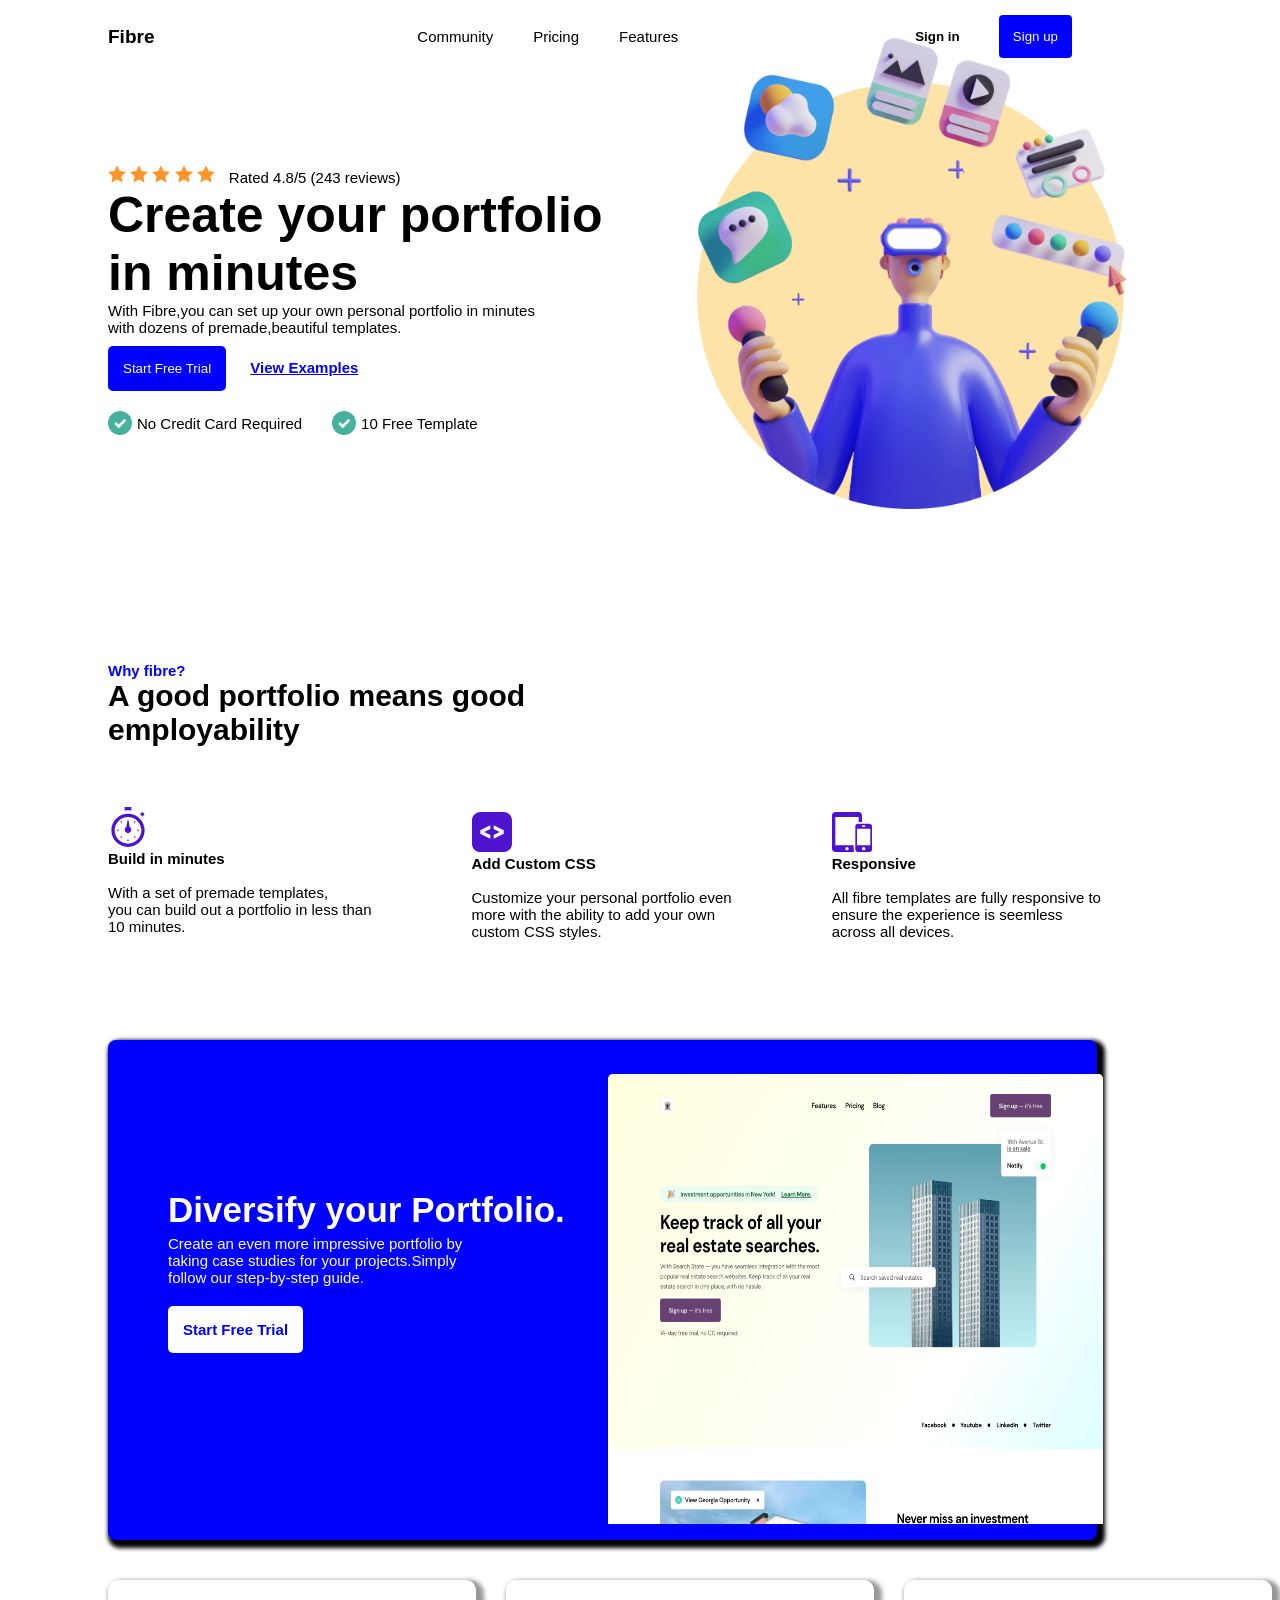
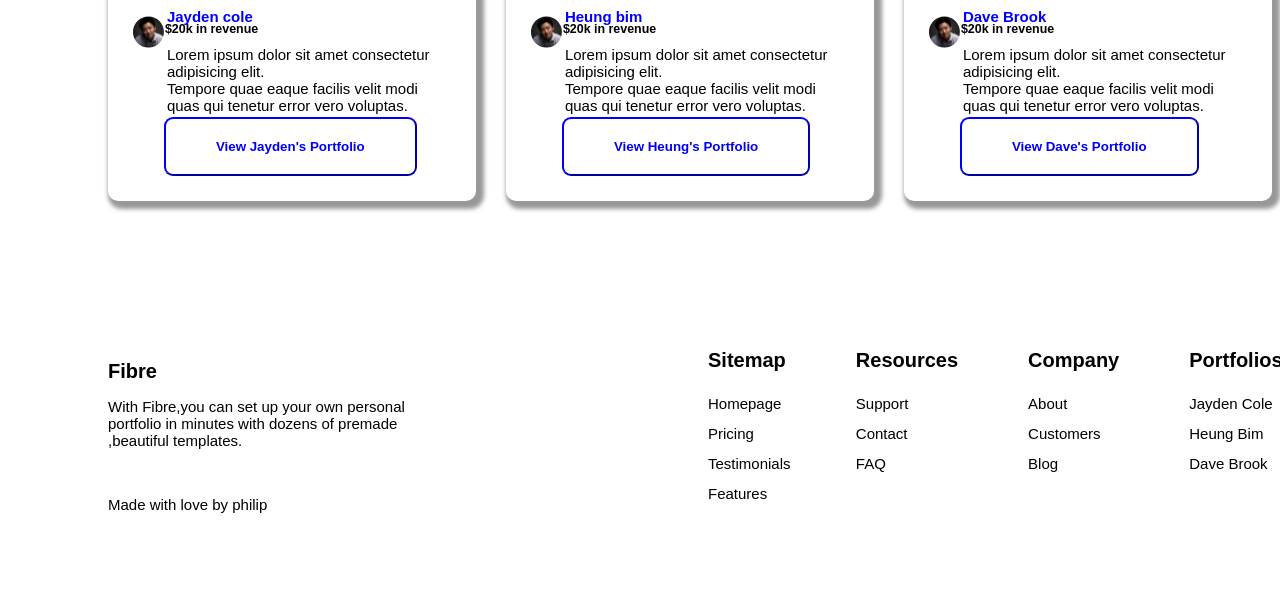
<file: index.html>
<!DOCTYPE html>
<html lang="en">
<head>
    <meta charset="UTF-8">
    <meta name="viewport" content="width=device-width, initial-scale=1.0">
    <link rel="stylesheet" href="index.css">
    <title>Fibre Landing Page</title>
</head>
<body>
    <div class="topsection">
        <div class="navbar">
            <div class="fibretext">
                <a href="#">Fibre</a>
            </div>
            <div class="navmenu">
                <a href=""><li  class="commnity">Community</li></a>

                <a href=""><li  class="pricing">Pricing</li></a>

                <a href=""><li class="features">Features</li></a>
            </div>
            <div class="signinbtns">
                <button class="signin"><b>Sign  in</b></button>
                <button class="signout">Sign up</button>
            </div>
        </div>
        <div class="body">
            <div class="stars">
                <svg width="18" height="18" viewBox="0 0 18 18" fill="none" xmlns="http://www.w3.org/2000/svg">
                    <path d="M9 0.440247L11.751 6.11625L18 6.9795L13.452 11.3505L14.562 17.5597L9 14.5845L3.43725 17.5597L4.548 11.3505L0 6.9795L6.249 6.11625L9 0.440247Z" fill="#FF9529"/>
                    </svg>
    
                    <svg width="18" height="18" viewBox="0 0 18 18" fill="none" xmlns="http://www.w3.org/2000/svg">
                        <path d="M9 0.440247L11.751 6.11625L18 6.9795L13.452 11.3505L14.562 17.5597L9 14.5845L3.43725 17.5597L4.548 11.3505L0 6.9795L6.249 6.11625L9 0.440247Z" fill="#FF9529"/>
                        </svg>
    
                        <svg width="18" height="18" viewBox="0 0 18 18" fill="none" xmlns="http://www.w3.org/2000/svg">
                            <path d="M9 0.440247L11.751 6.11625L18 6.9795L13.452 11.3505L14.562 17.5597L9 14.5845L3.43725 17.5597L4.548 11.3505L0 6.9795L6.249 6.11625L9 0.440247Z" fill="#FF9529"/>
                            </svg>
    
                            <svg width="18" height="18" viewBox="0 0 18 18" fill="none" xmlns="http://www.w3.org/2000/svg">
                                <path d="M9 0.440247L11.751 6.11625L18 6.9795L13.452 11.3505L14.562 17.5597L9 14.5845L3.43725 17.5597L4.548 11.3505L0 6.9795L6.249 6.11625L9 0.440247Z" fill="#FF9529"/>
                                </svg>
                                <svg width="18" height="18" viewBox="0 0 18 18" fill="none" xmlns="http://www.w3.org/2000/svg">
                                    <path d="M9 0.440247L11.751 6.11625L18 6.9795L13.452 11.3505L14.562 17.5597L9 14.5845L3.43725 17.5597L4.548 11.3505L0 6.9795L6.249 6.11625L9 0.440247Z" fill="#FF9529"/>
                                    </svg>
                                    <a class="firsttext">Rated 4.8/5 (243 reviews)</a>                        
            </div>
            <div class="texttwo">
               <b>Create your portfolio <br> in minutes</b> 
            </div>
            <div class="minitext">
                With Fibre,you can set up your own personal portfolio in minutes <br> with dozens of premade,beautiful templates.
            </div>
            <div class="start">
                <button class="btn-second">Start Free Trial</button>
                <a class="vexamples"><u><b>View Examples</b></u></a>
            </div>
          
           <div class="checks">
            <svg class="firstcheckmark" width="24" height="24" viewBox="0 0 24 24" fill="none" xmlns="http://www.w3.org/2000/svg">
                <path d="M12 0C5.373 0 0 5.373 0 12C0 18.627 5.373 24 12 24C18.627 24 24 18.627 24 12C24 5.373 18.627 0 12 0ZM10.75 17.292L6.25 12.928L8.107 11.07L10.75 13.576L16.393 7.792L18.25 9.649L10.75 17.292Z" fill="#45B19E"/>
                </svg>
                <a class="nccr">No Credit Card Required</a> 
                
                <svg class="secondcheckmark" width="24" height="24" viewBox="0 0 24 24" fill="none" xmlns="http://www.w3.org/2000/svg">
                    <path d="M12 0C5.373 0 0 5.373 0 12C0 18.627 5.373 24 12 24C18.627 24 24 18.627 24 12C24 5.373 18.627 0 12 0ZM10.75 17.292L6.25 12.928L8.107 11.07L10.75 13.576L16.393 7.792L18.25 9.649L10.75 17.292Z" fill="#45B19E"/>
                    </svg>
                    <a class="nccr">10 Free Template</a>
                     
           </div>

            <img class="img" src="hero-Illustration.png" alt="">
       

             
        </div>
        <div class="fibre">
            <a class="why"><b>Why fibre?</b></a><br>
            <a class="agood"><b>A good portfolio means good <br> employability</b></a> <br>
<div class="platforms">
    <div class="buildinminutes">
        <svg class="time" width="40" height="40" viewBox="0 0 40 40" fill="none" xmlns="http://www.w3.org/2000/svg">
            <path d="M21.6666 20L20.52 13.3333H19.505L18.3333 20C17.34 20.5783 16.6666 21.64 16.6666 22.8717C16.6666 24.7117 18.16 26.205 20 26.205C21.84 26.205 23.3333 24.7117 23.3333 22.8717C23.3333 21.64 22.66 20.5783 21.6666 20ZM20 6.66667C10.7966 6.66667 3.33331 14.1283 3.33331 23.3333C3.33331 32.5383 10.7966 40 20 40C29.2033 40 36.6666 32.5383 36.6666 23.3333C36.6666 14.1283 29.2033 6.66667 20 6.66667ZM20 36.6667C12.6483 36.6667 6.66665 30.685 6.66665 23.3333C6.66665 15.9817 12.6483 10 20 10C27.3516 10 33.3333 15.9817 33.3333 23.3333C33.3333 30.685 27.3516 36.6667 20 36.6667ZM16.6666 3.635V0H23.3333V3.635C20.9366 3.23 19.0133 3.23833 16.6666 3.635ZM31.965 7.345L34.31 5L36.6666 7.35667L34.465 9.55833C33.695 8.75167 32.8583 8.015 31.965 7.345ZM10.8333 23.3333C10.8333 23.7933 10.46 24.1667 9.99998 24.1667C9.53998 24.1667 9.16665 23.7933 9.16665 23.3333C9.16665 22.8733 9.53998 22.5 9.99998 22.5C10.46 22.5 10.8333 22.8733 10.8333 23.3333ZM30.8333 23.3333C30.8333 23.7933 30.46 24.1667 30 24.1667C29.54 24.1667 29.1666 23.7933 29.1666 23.3333C29.1666 22.8733 29.54 22.5 30 22.5C30.46 22.5 30.8333 22.8733 30.8333 23.3333ZM20.8333 33.3333C20.8333 33.7933 20.46 34.1667 20 34.1667C19.54 34.1667 19.1666 33.7933 19.1666 33.3333C19.1666 32.8733 19.54 32.5 20 32.5C20.46 32.5 20.8333 32.8733 20.8333 33.3333ZM14.1666 30C14.1666 30.46 13.7933 30.8333 13.3333 30.8333C12.8733 30.8333 12.5 30.46 12.5 30C12.5 29.54 12.8733 29.1667 13.3333 29.1667C13.7933 29.1667 14.1666 29.54 14.1666 30ZM27.5 30C27.5 30.46 27.1266 30.8333 26.6666 30.8333C26.2066 30.8333 25.8333 30.46 25.8333 30C25.8333 29.54 26.2066 29.1667 26.6666 29.1667C27.1266 29.1667 27.5 29.54 27.5 30ZM14.1666 15C14.1666 15.46 13.7933 15.8333 13.3333 15.8333C12.8733 15.8333 12.5 15.46 12.5 15C12.5 14.54 12.8733 14.1667 13.3333 14.1667C13.7933 14.1667 14.1666 14.54 14.1666 15ZM27.5 15C27.5 15.46 27.1266 15.8333 26.6666 15.8333C26.2066 15.8333 25.8333 15.46 25.8333 15C25.8333 14.54 26.2066 14.1667 26.6666 14.1667C27.1266 14.1667 27.5 14.54 27.5 15Z" fill="#4D13D1"/>
            </svg><br>

            <a class="build"><b>Build in minutes</b></a><br><br>
            With a set of premade templates,<br>you can build out a portfolio in less than <br> 10 minutes. <br>

    </div>
    

        <div class="taggg">
            <svg class="tag" width="40" height="40" viewBox="0 0 40 40" fill="none" xmlns="http://www.w3.org/2000/svg">
                <path d="M31.6667 0H8.33333C3.73167 0 0 3.73167 0 8.33333V31.6667C0 36.2683 3.73167 40 8.33333 40H31.6667C36.27 40 40 36.2683 40 31.6667V8.33333C40 3.73167 36.27 0 31.6667 0ZM18.3333 16.9983L12.2667 20L18.3333 22.9933V26.6667L8.33333 21.775V18.2233L18.3333 13.3333V16.9983ZM31.6667 21.775L21.6667 26.6667V22.9933L27.7333 20L21.6667 16.9983V13.3333L31.6667 18.225V21.775Z" fill="#4D13D1"/>
                </svg><br>
                <b>Add Custom CSS</b><br><br>
                Customize your personal portfolio even <br> more with the ability to add your own <br> custom CSS styles.

        </div>
        

        <div class="responsive">
            <svg class="phone" width="40" height="40" viewBox="0 0 40 40" fill="none" xmlns="http://www.w3.org/2000/svg">
                <path fill-rule="evenodd" clip-rule="evenodd" d="M22.605 40H3.33333C1.49333 40 0 38.5067 0 36.6667V3.33333C0 1.49333 1.49333 0 3.33333 0H26.6667C28.5067 0 30 1.49333 30 3.33333V10H26.6667V5H3.33333V33.3333H21.6667V37.5C21.6667 38.3733 21.97 39.4583 22.605 40ZM37.5 11.6667C38.88 11.6667 40 12.7867 40 14.1667V37.5C40 38.8767 38.8817 40 37.5 40H25.8333C24.4517 40 23.3333 38.875 23.3333 37.5V14.1667C23.3333 12.7883 24.455 11.6667 25.8333 11.6667H37.5ZM15 35C15.92 35 16.6667 35.7467 16.6667 36.6667C16.6667 37.5867 15.92 38.3333 15 38.3333C14.08 38.3333 13.3333 37.5867 13.3333 36.6667C13.3333 35.7467 14.08 35 15 35ZM31.6667 38.3333C30.745 38.3333 30 37.5867 30 36.6667C30 35.7467 30.745 35 31.6667 35C32.5867 35 33.3317 35.7467 33.3317 36.6667C33.3317 37.5867 32.5867 38.3333 31.6667 38.3333ZM38.3333 33.3333V16.6267H25V33.3333H38.3333ZM32.5 15C32.9583 15 33.3333 14.6267 33.3333 14.1667C33.3333 13.7067 32.9583 13.3333 32.5 13.3333H30.8333C30.3733 13.3333 30 13.7067 30 14.1667C30 14.6267 30.3733 15 30.8333 15H32.5Z" fill="#4D13D1"/>
                </svg><br>
                <b>Responsive</b><br><br>
                All fibre templates are fully responsive to <br> ensure the experience is seemless <br> across all devices.
            
        </div>

</div>
<div class="mainspace">
    
    <div class="diversify">
        <h1 class="diversify-port"><b>Diversify your Portfolio.</b></h1> 
        <article class="article">Create an even more impressive portfolio by <br> taking case studies for your projects.Simply <br> follow our step-by-step guide.</article>
        <div class="btnfree"><button class="free"><b>Start Free Trial</b></button></div>

       
            <img class="intimg" src="Page Image.png" alt="">
       
     </div>

     
</div>
        
<div class="userpanel">
    <div class="testimonials-col">
        <svg width="54" height="54" viewBox="0 0 54 54" fill="none" xmlns="http://www.w3.org/2000/svg" xmlns:xlink="http://www.w3.org/1999/xlink">
            <circle cx="27" cy="27" r="27" fill="url(#pattern0)"/>
            <defs>
            <pattern id="pattern0" patternContentUnits="objectBoundingBox" width="1" height="1">
            <use xlink:href="#image0" transform="scale(0.005)"/>
            </pattern>
            <image id="image0" width="200" height="200" xlink:href="[data-uri]"/>
            </defs>
            </svg>
        <div>
            <p class="text"><b>Jayden cole <br></p><h5 class="text-mini">$20k in revenue</h5></b>
            <p class="mini-stuff">Lorem ipsum dolor sit amet consectetur adipisicing elit. <br>
                Tempore quae eaque facilis velit modi quas qui 
                tenetur error vero voluptas.</p>
                <button><b>View Jayden's Portfolio</b></button>
               
        </div>

    </div>
    <div class="testimonials-col">
        <svg width="54" height="54" viewBox="0 0 54 54" fill="none" xmlns="http://www.w3.org/2000/svg" xmlns:xlink="http://www.w3.org/1999/xlink">
            <circle cx="27" cy="27" r="27" fill="url(#pattern0)"/>
            <defs>
            <pattern id="pattern0" patternContentUnits="objectBoundingBox" width="1" height="1">
            <use xlink:href="#image0" transform="scale(0.005)"/>
            </pattern>
            <image id="image0" width="200" height="200" xlink:href="[data-uri]"/>
            </defs>
            </svg>
        <div>
            <p class="text"><b>Heung bim <br></p><h5 class="text-mini">$20k in revenue</h5></b>
            <p class="mini-stuff">Lorem ipsum dolor sit amet consectetur adipisicing elit. <br>
                Tempore quae eaque facilis velit modi quas qui 
                tenetur error vero voluptas.</p>
                <button><b>View Heung's Portfolio</b></button>
                
        </div>

    </div>
    <div class="testimonials-col">
        <svg width="54" height="54" viewBox="0 0 54 54" fill="none" xmlns="http://www.w3.org/2000/svg" xmlns:xlink="http://www.w3.org/1999/xlink">
            <circle cx="27" cy="27" r="27" fill="url(#pattern0)"/>
            <defs>
            <pattern id="pattern0" patternContentUnits="objectBoundingBox" width="1" height="1">
            <use xlink:href="#image0" transform="scale(0.005)"/>
            </pattern>
            <image id="image0" width="200" height="200" xlink:href="[data-uri]"/>
            </defs>
            </svg>
        
        <div>
            <p class="text"><b>Dave Brook <br></p><h5 class="text-mini">$20k in revenue</h5></b>
            <p class="mini-stuff">Lorem ipsum dolor sit amet consectetur adipisicing elit. <br>
                Tempore quae eaque facilis velit modi quas qui 
                tenetur error vero voluptas.</p>
                <button><b>View Dave's Portfolio</b></button>
               
        </div>

    </div>
    
</div>

<section class="footer-background"></section>
<section class="footer">
    <div class="footer-col">
        <b class="footer-logo">Fibre</b>
    </div>
    <p>With Fibre,you can set up your own personal <br> portfolio in minutes  with dozens of premade <br>,beautiful templates.</p><br>

        <p class="made">
            Made with love by philip
        </p>

<div class="extras">
    <div class="footer-col">
        <b class="footer-logo">Sitemap</b>
        <div class="smalls">
           <li> Homepage </li><br>
           <li> Pricing </li><br>
           <li> Testimonials </li><br>
           <li> Features </li><br>
        </div>
    </div>
    
    
        


    <div class="footer-col">
        <b class="footer-logo">Resources</b>
        <div class="smalls">
           <li> Support </li><br>
           <li> Contact </li><br>
           <li> FAQ </li><br>
        </div>
    </div>

    <div class="footer-col">
        <b class="footer-logo">Company</b>
        <div class="smalls">
           <li> About </li><br>
           <li> Customers </li><br>
           <li> Blog </li><br>
        </div>
    </div>

    <div class="footer-col">
        <b class="footer-logo">Portfolios</b>
        <div class="smalls">
           <li> Jayden Cole </li><br>
           <li> Heung Bim </li><br>
           <li> Dave Brook </li><br>
           
        </div>
    </div>
        
</div>
       
</section>
       
       
    
</body>
</html>
</file>
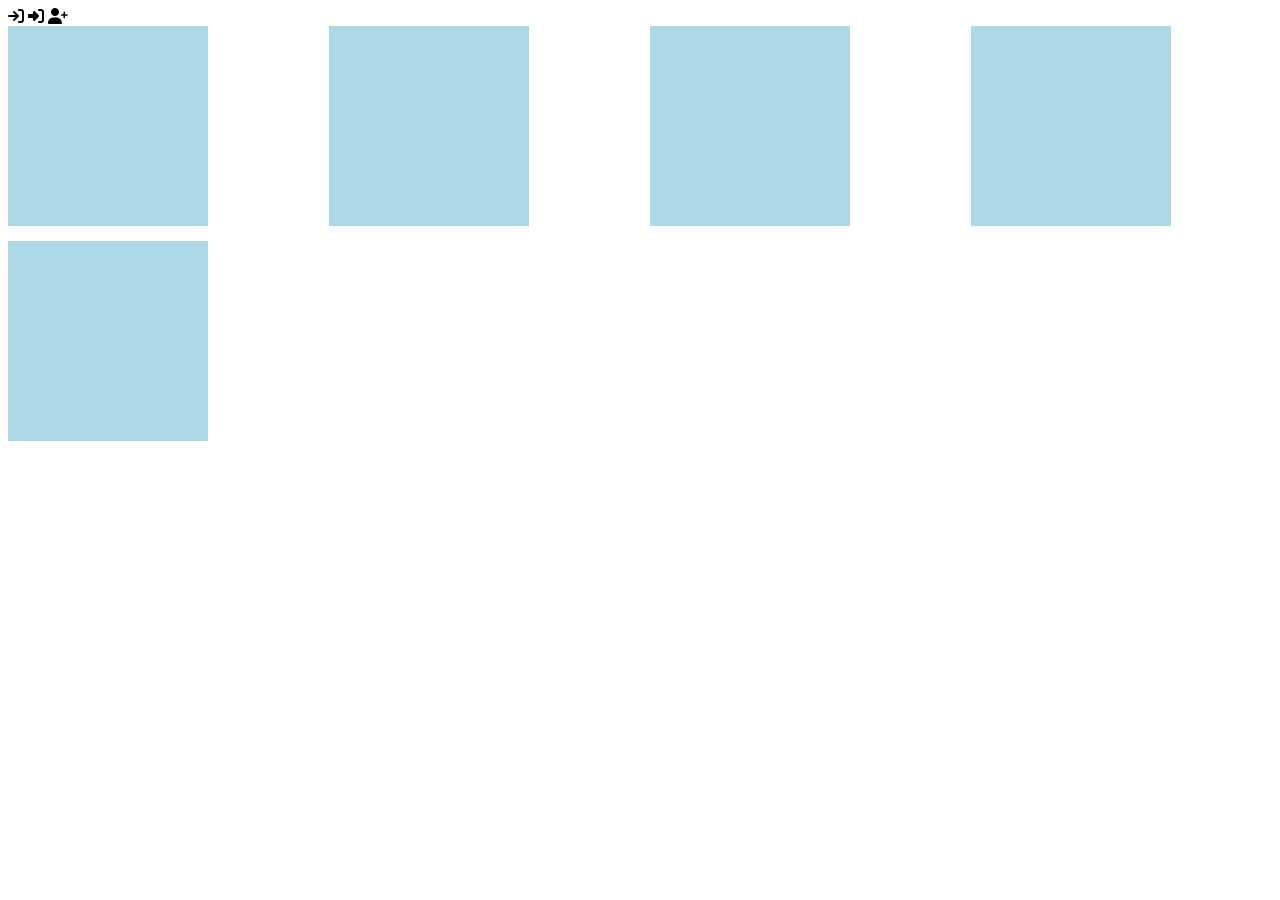
<file: media-queries.html>
<!DOCTYPE html>
<html lang="en">
<head>
    <meta charset="UTF-8">
    <meta name="viewport" content="width=device-width, initial-scale=1.0">
    <meta name="author" content="faith">
    <title>Document</title>
</head>
<body>

    <nav>
        <link rel="stylesheet" href="https://cdnjs.cloudflare.com/ajax/libs/font-awesome/6.6.0/css/all.min.css">
        <i class="fa-solid fa-arrow-right-to-bracket"></i>
        <i class="fa-solid fa-right-to-bracket"></i>
        <i class="fa-solid fa-user-plus"></i>

    </nav>
    <div class="container">
        <div class="grid-item"></div>
        <div class="grid-item"></div>
        <div class="grid-item"></div>
        <div class="grid-item"></div>
        <div class="grid-item"></div>

    </div>

    <style>
        .container{
            display: grid;
            grid-template-columns: repeat(4, minmax(200px, 1fr));
            column-gap: 20px;
            row-gap: 15px;
        }

        .grid-item{
            background-color: lightblue;
            height: 200px;
            aspect-ratio: 1/1;
        }

        @media screen and(max-width:900px){
            .container{
                grid-template-columns: repeat(3, minmax(200px, 1fr));
            }

        }

        @media (max-width:768px){
            .container{
                grid-template-columns: repeat(2, minmax(200px, 1fr));
            }

            @media (max-width:500px){
            .container{
                grid-template-columns: repeat(1, minmax(200px, 1fr));
            }

        }

        }
    </style>
    
</body>
</html>
</file>
<file: index.css>
body {
    font-size: 15px;
    /* align-items: center; */
    /* justify-content: center; */
    /* text-align: center; */
    top: 0;
    font-family: 'Gill Sans', 'Gill Sans MT', Calibri, 'Trebuchet MS', sans-serif;
    /* background-image: linear-gradient(to bottom, grey, white, white, white,  grey); */
    
    /* width: 200px; */

    }
.navbar {
   
    display: flex;
    justify-content: space-between;
    align-items: center;
    
}
.navmenu li{
    list-style: none;
}

.fibretext {
    padding-left: 100px;
    font-weight: bold;
    font-size: 19px;
}

.stars{
    padding-top: 100px;
    padding-left: 100px;
    
}
.firsttext{
    margin-top: 20px;
    padding-left: 10px;
    padding-top: 10px;
    font-family: 'Segoe UI', Tahoma, Geneva, Verdana, sans-serif;
   
}
.build{
    font-family: 'Segoe UI', Tahoma, Geneva, Verdana, sans-serif;
}

.time{
    margin-top:60px ;
}
.agood{
    font-size: 30px;
    font-family: 'Segoe UI', Tahoma, Geneva, Verdana, sans-serif;
}
.fibre{
    padding-bottom:70px ;
    font-family: 'Segoe UI', Tahoma, Geneva, Verdana, sans-serif;
    /* padding-top: 70px; */
    padding-left: 100px;
    margin-top: 150px;

}
.responsive{
    margin-top: 65px;
}

.taggg{
    margin-top: 65px;
}
.platforms{
    display: flex;
    /* justify-content: space-between; */
    gap: 100px;
}
.why{
    color: blue;
    font-family: 'Segoe UI', Tahoma, Geneva, Verdana, sans-serif;

}
.img{
    width: 40%;
    height: 40%;
    padding-left: 650px;
    padding-top: -500px;   
    margin-top: -430px; 
}

.diversify{
            width: 85%;
            height: 500px;
            margin-top:100px ;
            background-color: blue;
            border-radius: 8px;
            background-image: linear-gradient(blue black);
            background-size: cover;
            background-repeat: no-repeat;
            background-position: center;
            background-blend-mode:normal;
            align-items: center;
            justify-content: center;
            color: white;
            box-shadow: 4px 4px 4px 4px black;
}
.diversify-port{
    color: white;
    font-family: 'Segoe UI', Tahoma, Geneva, Verdana, sans-serif;
    padding-left: 60px;
    font-size: 35px;
    padding-top: 150px;

}


.userpanel{
    display: flex;
    gap: 30px;
}

.intimg{
    width: 50%;
    height: 90%;
    padding-left: 500px;
    padding-bottom: 200px;
    margin-top: -279px;
    border-radius: 0%;
}

.btnfree{
    padding-left: 60px;
    margin-top: 20px;

}
.btnfree:hover{
    background-color: blue;
    color: white;
}
.free{
    background-color: white;
    color: blue;
    border: none;
    border-radius:5px ;
    padding: 15px 15px 15px 15px ;
    font-size: 15px;
    /* margin-top: -20px; */

}
.free:hover{
    background-color: aqua;
    color: white;
    transition: 0.3;
    box-shadow: 4px 4px 4px 4px black;
}
.article{
    padding-left: 60px;
    margin-top: -18px;
}



.sarah{
   
    height: 100%;
    width: 30%;
    margin-top:200px;
            background-color: rgb(255, 255, 255);
            border-radius: 8px;
            background-size: cover;
            background-repeat: no-repeat;
            background-position: center;
            padding-top: 200px;
            border: 2px solid black;

}

.firstperson{
    padding-left: 100px;
}


.texttwo{
    font-size: 50px;
    padding-left: 100px;
    font-family: 'Segoe UI', Tahoma, Geneva, Verdana, sans-serif;
}
.navbar a{
    text-decoration: none;
    color: black;
    font-family: 'Segoe UI', Tahoma, Geneva, Verdana, sans-serif;
    justify-content: space-between;
    display: flex;
    top: 0;
}
.navmenu {
    display: flex;
    justify-content: space-between;
    width: 180px;
    padding-right: 90px;
    
    
}
.signin {
    background-color: white;
    margin-right: 30px;
    padding: 6px 5px;
    border: none;
    font-weight: bold;
    font-family: 'Segoe UI', Tahoma, Geneva, Verdana, sans-serif;
    color: black;
    cursor: pointer;
}
.signout {
    background-color: blue;
    border-radius: 4px;
    border: none;
    color: white;
    padding: 14px 14px;
    cursor: pointer;
    font-family: 'Segoe UI', Tahoma, Geneva, Verdana, sans-serif;
}
.signout:hover{
    background-color: aqua;
    color: black;
    transition: 0.3s;
    box-shadow: 4px 4px 4px 4px black;
}
.signout.navmenu {
    scale: 10px;
    transition: 20s;
    cursor: pointer;
    color: black;

    
}
.signinbtns{
    padding-right:200px;

}
.commnity {
    padding: 20px;
    
}
.pricing {
    padding: 20px;
    
}
.features{
    padding: 20px;
   
}
.signin.navmenu{
    scale: 10px;
    transition: 20s;
    cursor: pointer;
    
}
.mainstuff{
    padding-top: 40px;
   
    display: flexbox;
    font-family: 'Gill Sans', 'Gill Sans MT', Calibri, 'Trebuchet MS', sans-serif;
    
}
.image1{
    padding-bottom: 20px;
    margin-top: -3px;
    
}
.image2{
    padding-top: 200px;
    padding-left: 400px;
    /* text-align: center; */
    justify-content: space-between;
    align-items: center;
    display: flex;
    /* margin-left: -200px; */
    
}
.lorem2{
    margin-left: -200px;
    
    
}
.lorem1{
    margin-right: -200px;
    padding-left: 700px;
    padding-top: 100px;
    /* color: white; */
}
.realimage{
    size: 20px;
}

.start{
    padding-left: 100px;
    padding-top: 10px;
   
}



.checks{
    padding-left: 100px;
    padding-top:20px ;
    align-items: center;
    display: flex;
}

.nccr{
    padding-left: 5px;
    font-family: 'Segoe UI', Tahoma, Geneva, Verdana, sans-serif;
}
.secondcheckmark{
    padding-left: 30px;
}

.btn-second{
    padding: 15px 15px 15px 15px;
    background-color: blue;
    border: none;
    color: white;
    border-radius: 5px;
    font-family: 'Segoe UI', Tahoma, Geneva, Verdana, sans-serif;
}
.btn-second:hover{
    background-color: aqua;
    color: black;
    transition: 0.3s;
}
.vexamples{
    color: blue;
    font-family: 'Segoe UI', Tahoma, Geneva, Verdana, sans-serif;
    padding-left: 20px;
}
.minitext{
    padding-left: 100px;
    font-family: 'Segoe UI', Tahoma, Geneva, Verdana, sans-serif;
    font-style: inherit;
}
.real{
    size: -2000px;
    padding: px;
    align-items: center;
    
}
.mainspace{
    border-color:2px solid black ;
}
.testimonials{
    width: 80%;
    margin: auto;
    margin-right: 10px;
    padding-top: 100px;
    text-align: center;
 }
 .testimonials-col{
    flex-basis: 30%;
    border-radius: 10px;
    margin-bottom: 5%;
    text-align: left;
    border-color: 2px solid black;
    padding: 25px;
    /* cursor: pointer; */
    display: flex;
    box-shadow: 4px 4px 4px 4px rgba(63, 62, 62, 0.534);
    margin-top: 40px;

 }
.testimonials-col img{
    height: 40px;
    margin-left: 5px;
    margin-right: 20px;
    border-radius: 50%;
}
.testimonials-col div text{
    margin-top: -300px;
    padding: 0;
    padding-top: -200px;
    font-weight: 500;
    

}
.text{
    color: blue;
}
.text-mini{
    margin-left: 1px;
    top: 10px;
    display: flex;
    position: relative;
}
.testimonials-col h5{
padding: 0;
margin-top: -16px;
}
.testimonials-col button{
    padding: 20px 50px ;
    padding-left: 50px;
    padding-right: 50px;
    justify-content: center;
    align-items: center;
    text-align: center;
    color: blue;
    border-radius: 9px;
    border-color: blue;
    background-color: transparent;
    cursor: pointer;
    /* width: 100%; */
    
}
.testimonials-col button:hover{
    background-color: blue;
    color: white;
    transition: 0.3s;
    box-shadow: 4px 4px 4px 4px rgba(107, 100, 100, 0.534);
}
.mini-stuff{
    margin-left: -70px;
}

.testimonials-col p{
    padding: 0;
    margin: 3px;
}
.testimonials-col h3{
    margin-top: 5px;
    text-align: left;
}
.testimonials-col .fa{
    color: #f44336;
}

.footer{
    margin-top: 100px;
    /* display: flex; */
   
}
.footer-col{
    font-size: 20px;
   
}
.made{
    bottom: 0;
}

.extras{
    padding-left: 600px;
    margin-top: -179px;
    display: flex;
    gap: 70px;
    row-gap: 200px;
    
}
.smalls{
    margin-top: 25px;
    margin-right: -20px;
    font-size: 15px;
    row-gap: 200px;
    
}
.extras li{
    text-decoration: none;
    list-style: none;
    line-height: 13px;
    
}

@media(max-width:700px) {

        .body{
            margin: 0;
            padding: 0;
        }
}
</file>
